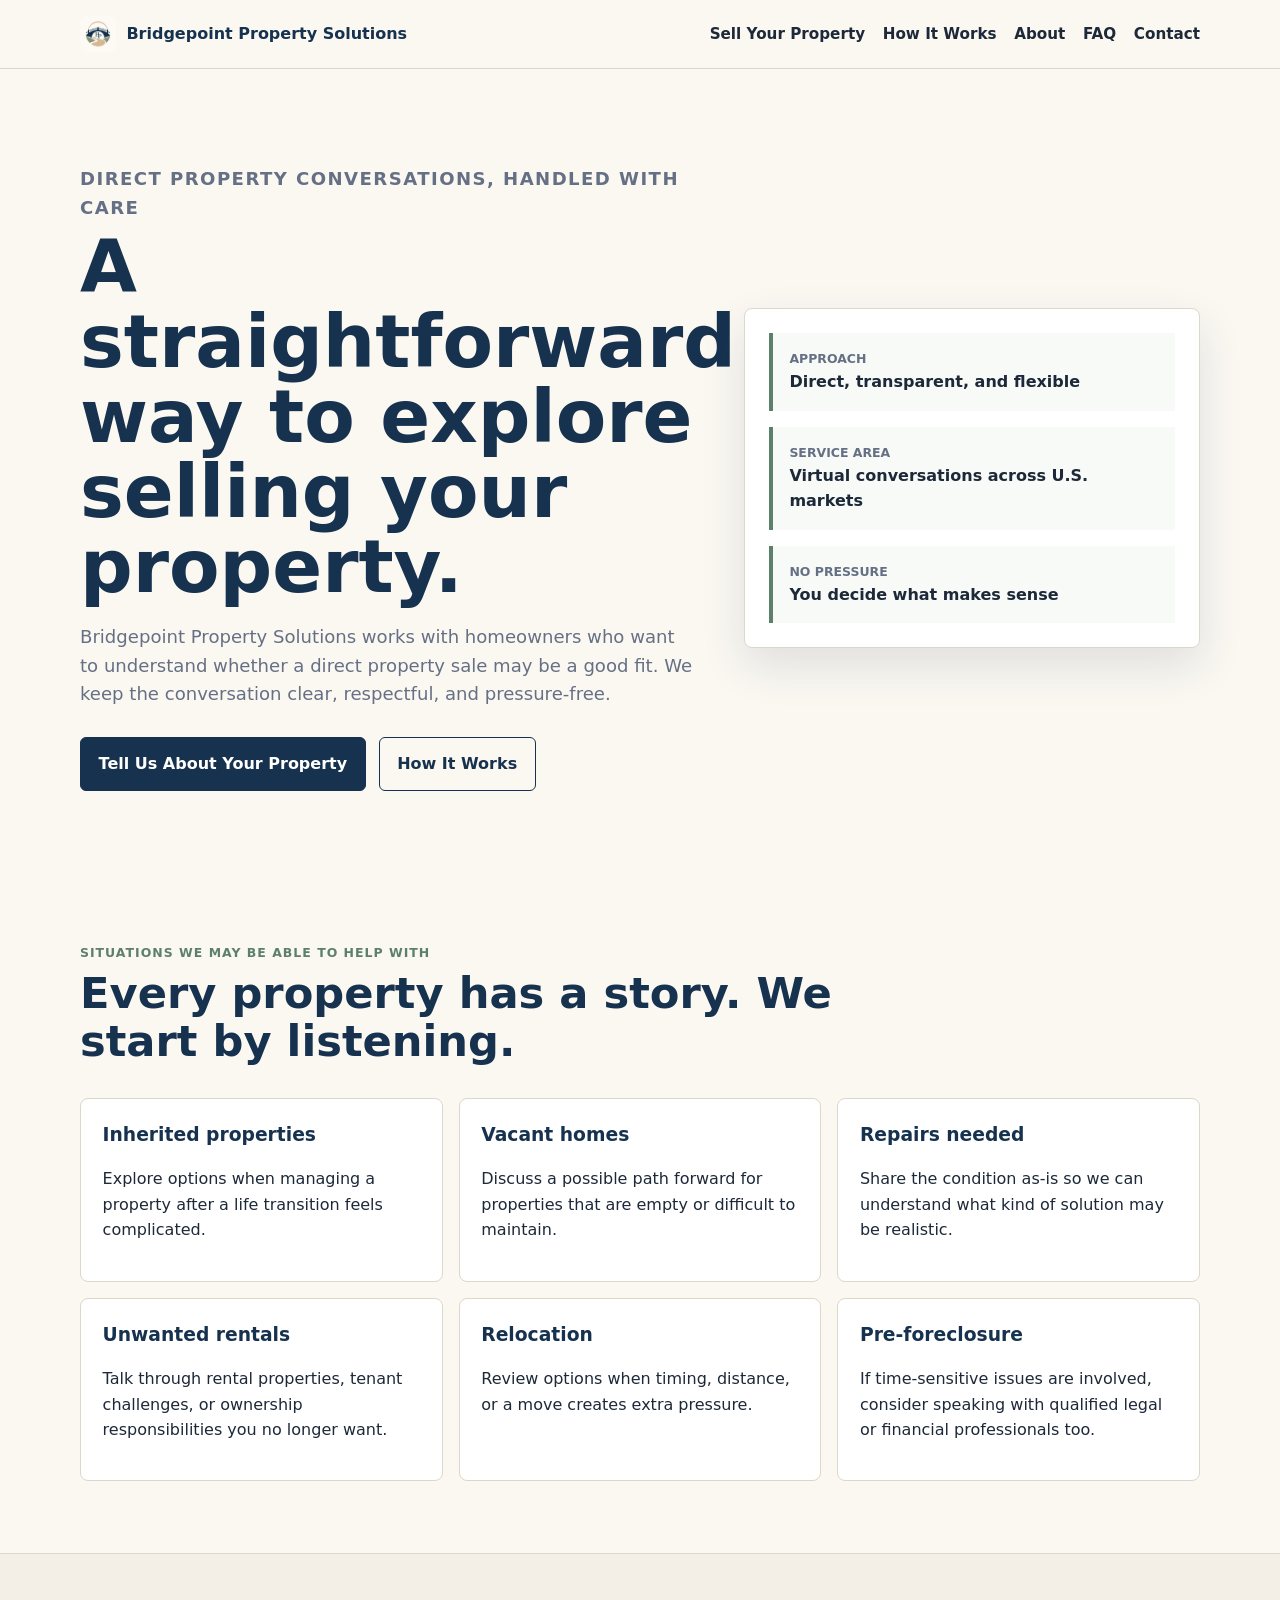
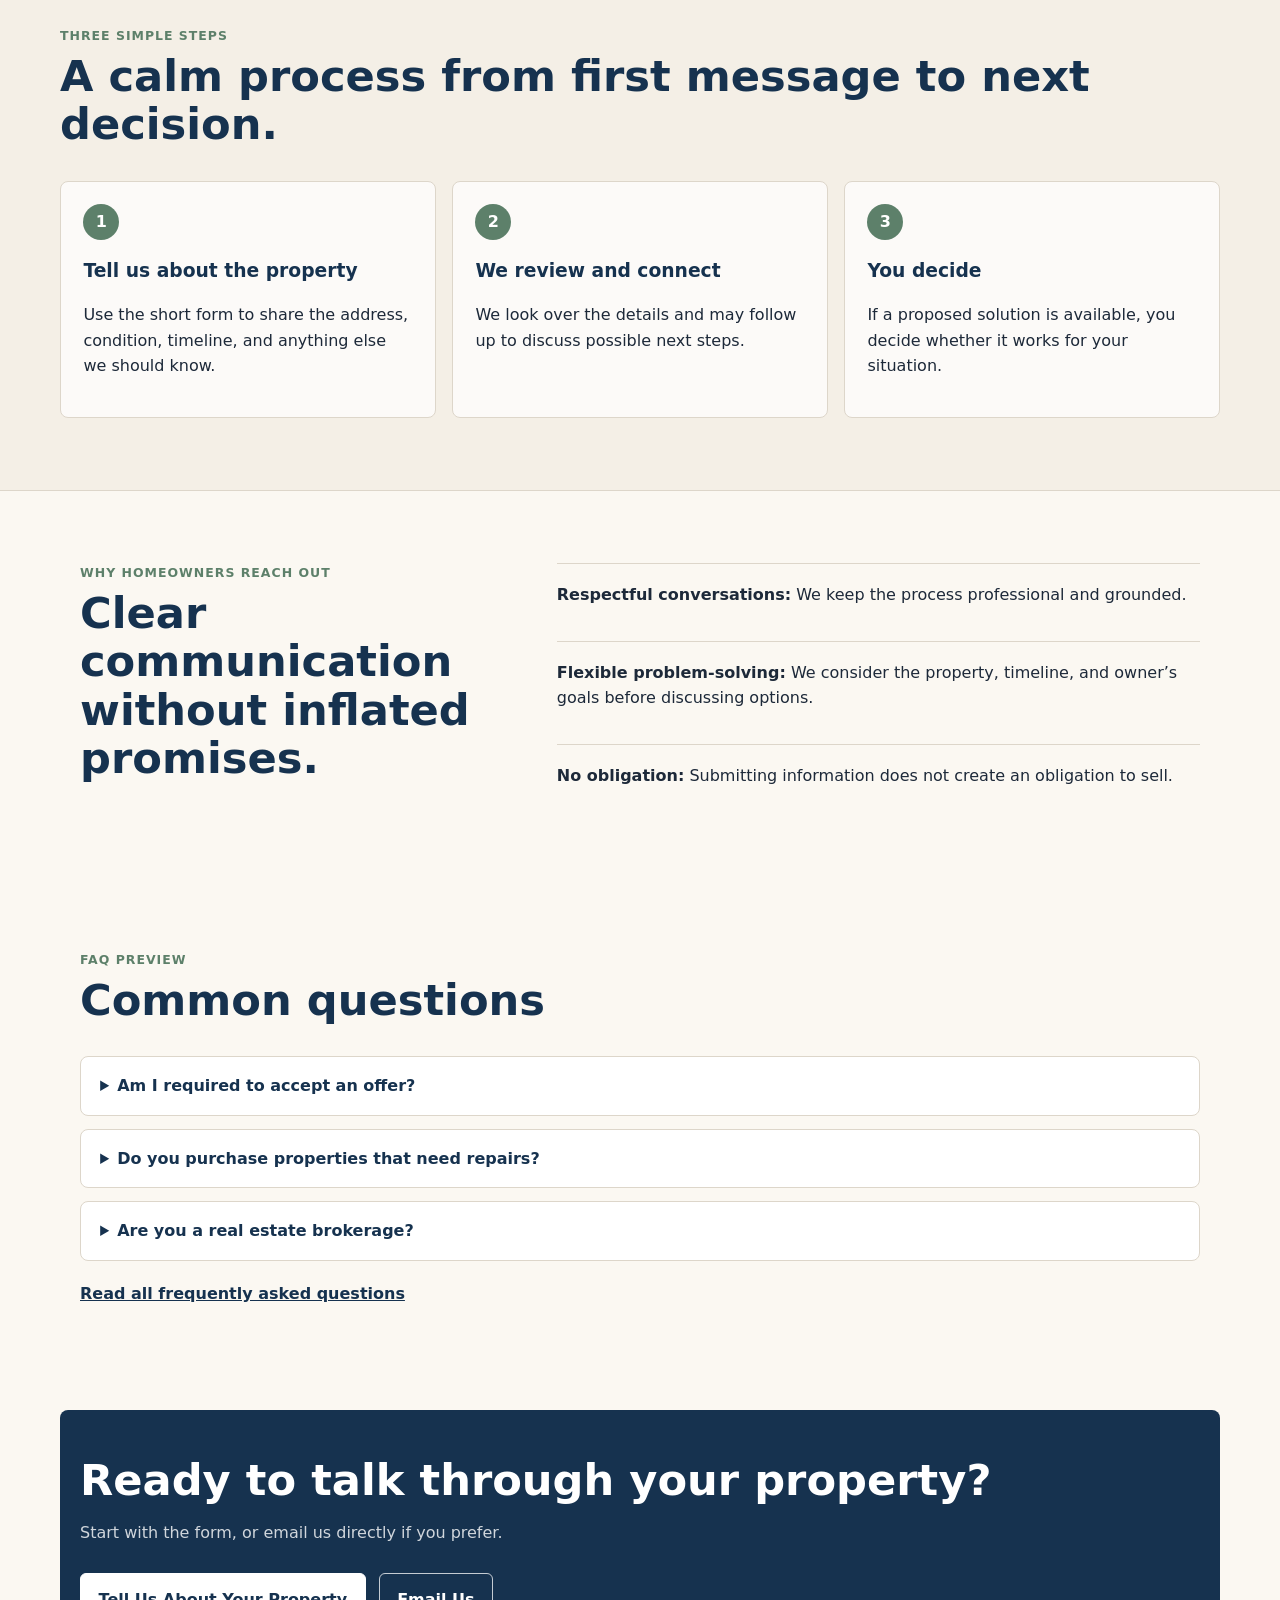
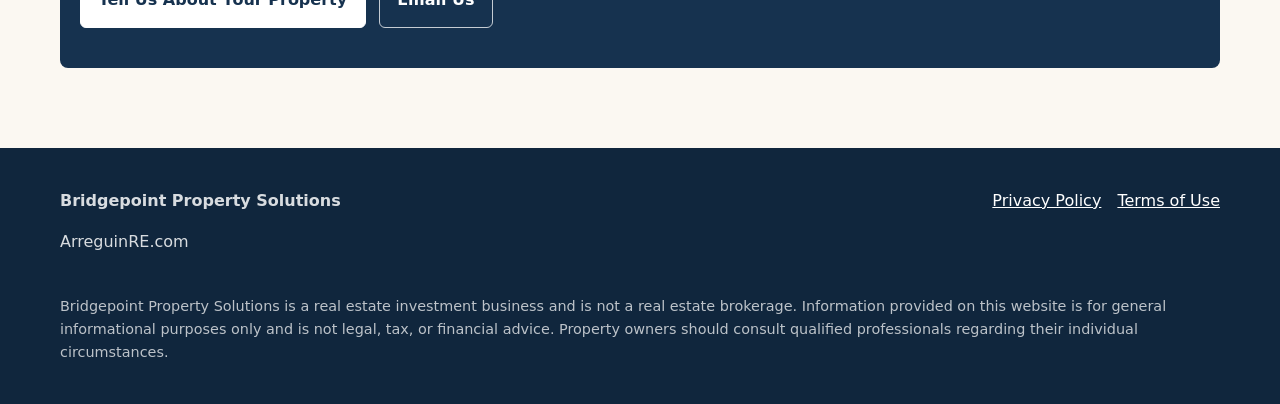
<file: index.html>
<!doctype html>
<html lang="en">
<head>
  <meta charset="utf-8">
  <meta name="viewport" content="width=device-width, initial-scale=1">
  <title>Bridgepoint Property Solutions | Direct Property Sale Options</title>
  <meta name="description" content="Bridgepoint Property Solutions helps homeowners explore respectful, direct property sale options across multiple U.S. markets.">
  <meta property="og:title" content="Bridgepoint Property Solutions">
  <meta property="og:description" content="A straightforward way to explore selling your property directly.">
  <meta property="og:type" content="website">
  <meta property="og:url" content="https://www.arreguinre.com/">
  <link rel="canonical" href="https://www.arreguinre.com/">
  <link rel="icon" href="assets/img/bridgepoint-logo-social.png" type="image/png">
  <link rel="stylesheet" href="assets/css/styles.css">
</head>
<body>
  <a class="skip-link" href="#main">Skip to content</a>
  <header class="site-header">
    <nav class="nav" aria-label="Main navigation">
      <a class="brand" href="index.html" aria-label="Bridgepoint Property Solutions home">
        <img class="brand-mark" src="assets/img/bridgepoint-logo-social.png" alt="" aria-hidden="true">
        <span>Bridgepoint Property Solutions</span>
      </a>
      <button class="menu-toggle" type="button" aria-expanded="false" aria-controls="nav-links">Menu</button>
      <div class="nav-links" id="nav-links">
        <a href="sell-your-property.html">Sell Your Property</a>
        <a href="how-it-works.html">How It Works</a>
        <a href="about.html">About</a>
        <a href="faq.html">FAQ</a>
        <a href="contact.html">Contact</a>
      </div>
    </nav>
  </header>

  <main id="main">
    <section class="hero">
      <div class="hero-content">
        <p class="eyebrow">Direct property conversations, handled with care</p>
        <h1>A straightforward way to explore selling your property.</h1>
        <p>Bridgepoint Property Solutions works with homeowners who want to understand whether a direct property sale may be a good fit. We keep the conversation clear, respectful, and pressure-free.</p>
        <div class="button-row">
          <a class="button primary" href="sell-your-property.html">Tell Us About Your Property</a>
          <a class="button secondary" href="how-it-works.html">How It Works</a>
        </div>
      </div>
      <div class="hero-panel" aria-label="Property sale highlights">
        <div>
          <span class="panel-label">Approach</span>
          <strong>Direct, transparent, and flexible</strong>
        </div>
        <div>
          <span class="panel-label">Service Area</span>
          <strong>Virtual conversations across U.S. markets</strong>
        </div>
        <div>
          <span class="panel-label">No Pressure</span>
          <strong>You decide what makes sense</strong>
        </div>
      </div>
    </section>

    <section class="section">
      <div class="section-heading">
        <p class="eyebrow">Situations we may be able to help with</p>
        <h2>Every property has a story. We start by listening.</h2>
      </div>
      <div class="grid cards">
        <article><h3>Inherited properties</h3><p>Explore options when managing a property after a life transition feels complicated.</p></article>
        <article><h3>Vacant homes</h3><p>Discuss a possible path forward for properties that are empty or difficult to maintain.</p></article>
        <article><h3>Repairs needed</h3><p>Share the condition as-is so we can understand what kind of solution may be realistic.</p></article>
        <article><h3>Unwanted rentals</h3><p>Talk through rental properties, tenant challenges, or ownership responsibilities you no longer want.</p></article>
        <article><h3>Relocation</h3><p>Review options when timing, distance, or a move creates extra pressure.</p></article>
        <article><h3>Pre-foreclosure</h3><p>If time-sensitive issues are involved, consider speaking with qualified legal or financial professionals too.</p></article>
      </div>
    </section>

    <section class="section band">
      <div class="section-heading">
        <p class="eyebrow">Three simple steps</p>
        <h2>A calm process from first message to next decision.</h2>
      </div>
      <div class="steps">
        <article><span>1</span><h3>Tell us about the property</h3><p>Use the short form to share the address, condition, timeline, and anything else we should know.</p></article>
        <article><span>2</span><h3>We review and connect</h3><p>We look over the details and may follow up to discuss possible next steps.</p></article>
        <article><span>3</span><h3>You decide</h3><p>If a proposed solution is available, you decide whether it works for your situation.</p></article>
      </div>
    </section>

    <section class="section split">
      <div>
        <p class="eyebrow">Why homeowners reach out</p>
        <h2>Clear communication without inflated promises.</h2>
      </div>
      <div class="feature-list">
        <p><strong>Respectful conversations:</strong> We keep the process professional and grounded.</p>
        <p><strong>Flexible problem-solving:</strong> We consider the property, timeline, and owner’s goals before discussing options.</p>
        <p><strong>No obligation:</strong> Submitting information does not create an obligation to sell.</p>
      </div>
    </section>

    <section class="section">
      <div class="section-heading">
        <p class="eyebrow">FAQ preview</p>
        <h2>Common questions</h2>
      </div>
      <div class="faq-preview">
        <details>
          <summary>Am I required to accept an offer?</summary>
          <p>No. If a possible solution is discussed, you decide whether it is right for you.</p>
        </details>
        <details>
          <summary>Do you purchase properties that need repairs?</summary>
          <p>We consider properties in a range of conditions. Every situation is reviewed individually.</p>
        </details>
        <details>
          <summary>Are you a real estate brokerage?</summary>
          <p>No. Bridgepoint Property Solutions is a real estate investment business, not a real estate brokerage.</p>
        </details>
      </div>
      <a class="text-link" href="faq.html">Read all frequently asked questions</a>
    </section>

    <section class="cta">
      <h2>Ready to talk through your property?</h2>
      <p>Start with the form, or email us directly if you prefer.</p>
      <div class="button-row">
        <a class="button primary" href="sell-your-property.html">Tell Us About Your Property</a>
        <a class="button secondary" href="mailto:joselyn@arreguinre.com">Email Us</a>
      </div>
    </section>
  </main>

  <footer class="site-footer">
    <div class="footer-grid">
      <div>
        <strong>Bridgepoint Property Solutions</strong>
        <p>ArreguinRE.com</p>
      </div>
      <div>
        <a href="privacy.html">Privacy Policy</a>
        <a href="terms.html">Terms of Use</a>
      </div>
    </div>
    <p class="disclaimer">Bridgepoint Property Solutions is a real estate investment business and is not a real estate brokerage. Information provided on this website is for general informational purposes only and is not legal, tax, or financial advice. Property owners should consult qualified professionals regarding their individual circumstances.</p>
  </footer>
  <script src="assets/js/main.js"></script>
</body>
</html>
</file>
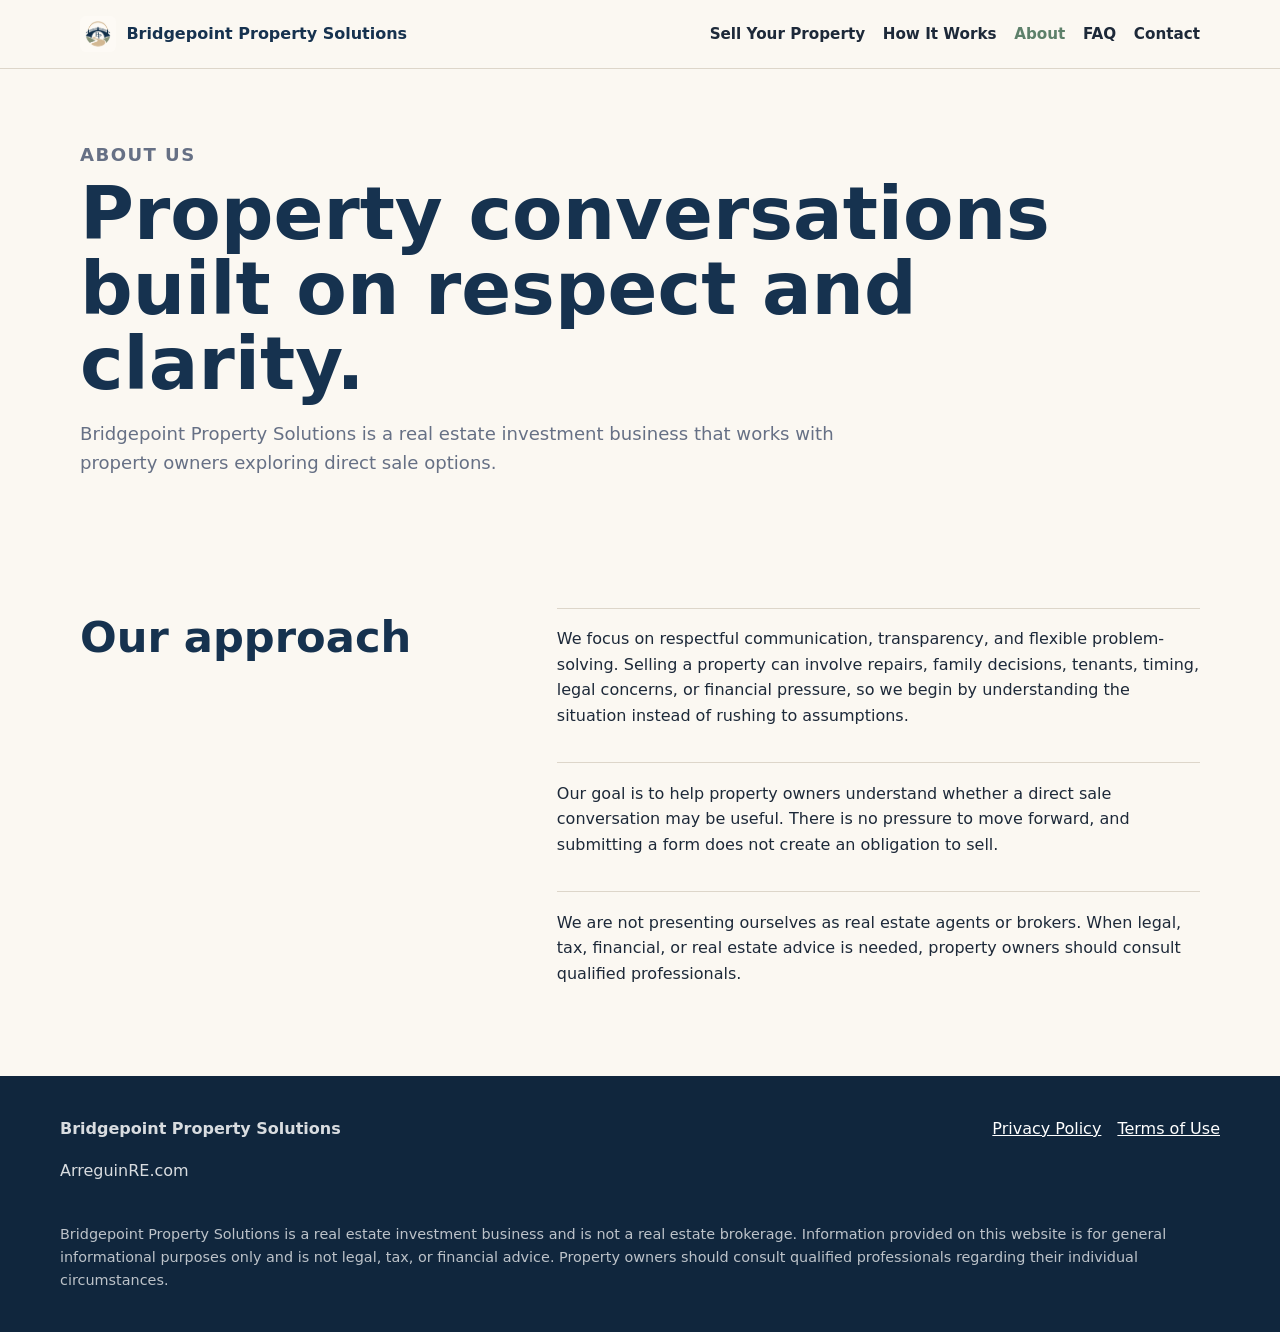
<file: about.html>
<!doctype html>
<html lang="en">
<head>
  <meta charset="utf-8"><meta name="viewport" content="width=device-width, initial-scale=1">
  <title>About | Bridgepoint Property Solutions</title>
  <meta name="description" content="Bridgepoint Property Solutions is a real estate investment business focused on respectful communication and flexible property solutions.">
  <meta property="og:title" content="About Bridgepoint Property Solutions"><meta property="og:description" content="Respectful, transparent property conversations for homeowners."><meta property="og:type" content="website">
  <link rel="icon" href="assets/img/bridgepoint-logo-social.png" type="image/png"><link rel="stylesheet" href="assets/css/styles.css">
</head>
<body>
  <a class="skip-link" href="#main">Skip to content</a>
  <header class="site-header"><nav class="nav" aria-label="Main navigation"><a class="brand" href="index.html"><img class="brand-mark" src="assets/img/bridgepoint-logo-social.png" alt="" aria-hidden="true"><span>Bridgepoint Property Solutions</span></a><button class="menu-toggle" type="button" aria-expanded="false" aria-controls="nav-links">Menu</button><div class="nav-links" id="nav-links"><a href="sell-your-property.html">Sell Your Property</a><a href="how-it-works.html">How It Works</a><a href="about.html" aria-current="page">About</a><a href="faq.html">FAQ</a><a href="contact.html">Contact</a></div></nav></header>
  <main id="main">
    <section class="page-hero"><p class="eyebrow">About us</p><h1>Property conversations built on respect and clarity.</h1><p>Bridgepoint Property Solutions is a real estate investment business that works with property owners exploring direct sale options.</p></section>
    <section class="section split"><div><h2>Our approach</h2></div><div class="feature-list"><p>We focus on respectful communication, transparency, and flexible problem-solving. Selling a property can involve repairs, family decisions, tenants, timing, legal concerns, or financial pressure, so we begin by understanding the situation instead of rushing to assumptions.</p><p>Our goal is to help property owners understand whether a direct sale conversation may be useful. There is no pressure to move forward, and submitting a form does not create an obligation to sell.</p><p>We are not presenting ourselves as real estate agents or brokers. When legal, tax, financial, or real estate advice is needed, property owners should consult qualified professionals.</p></div></section>
  </main>
  <footer class="site-footer"><div class="footer-grid"><div><strong>Bridgepoint Property Solutions</strong><p>ArreguinRE.com</p></div><div><a href="privacy.html">Privacy Policy</a><a href="terms.html">Terms of Use</a></div></div><p class="disclaimer">Bridgepoint Property Solutions is a real estate investment business and is not a real estate brokerage. Information provided on this website is for general informational purposes only and is not legal, tax, or financial advice. Property owners should consult qualified professionals regarding their individual circumstances.</p></footer>
  <script src="assets/js/main.js"></script>
</body>
</html>
</file>
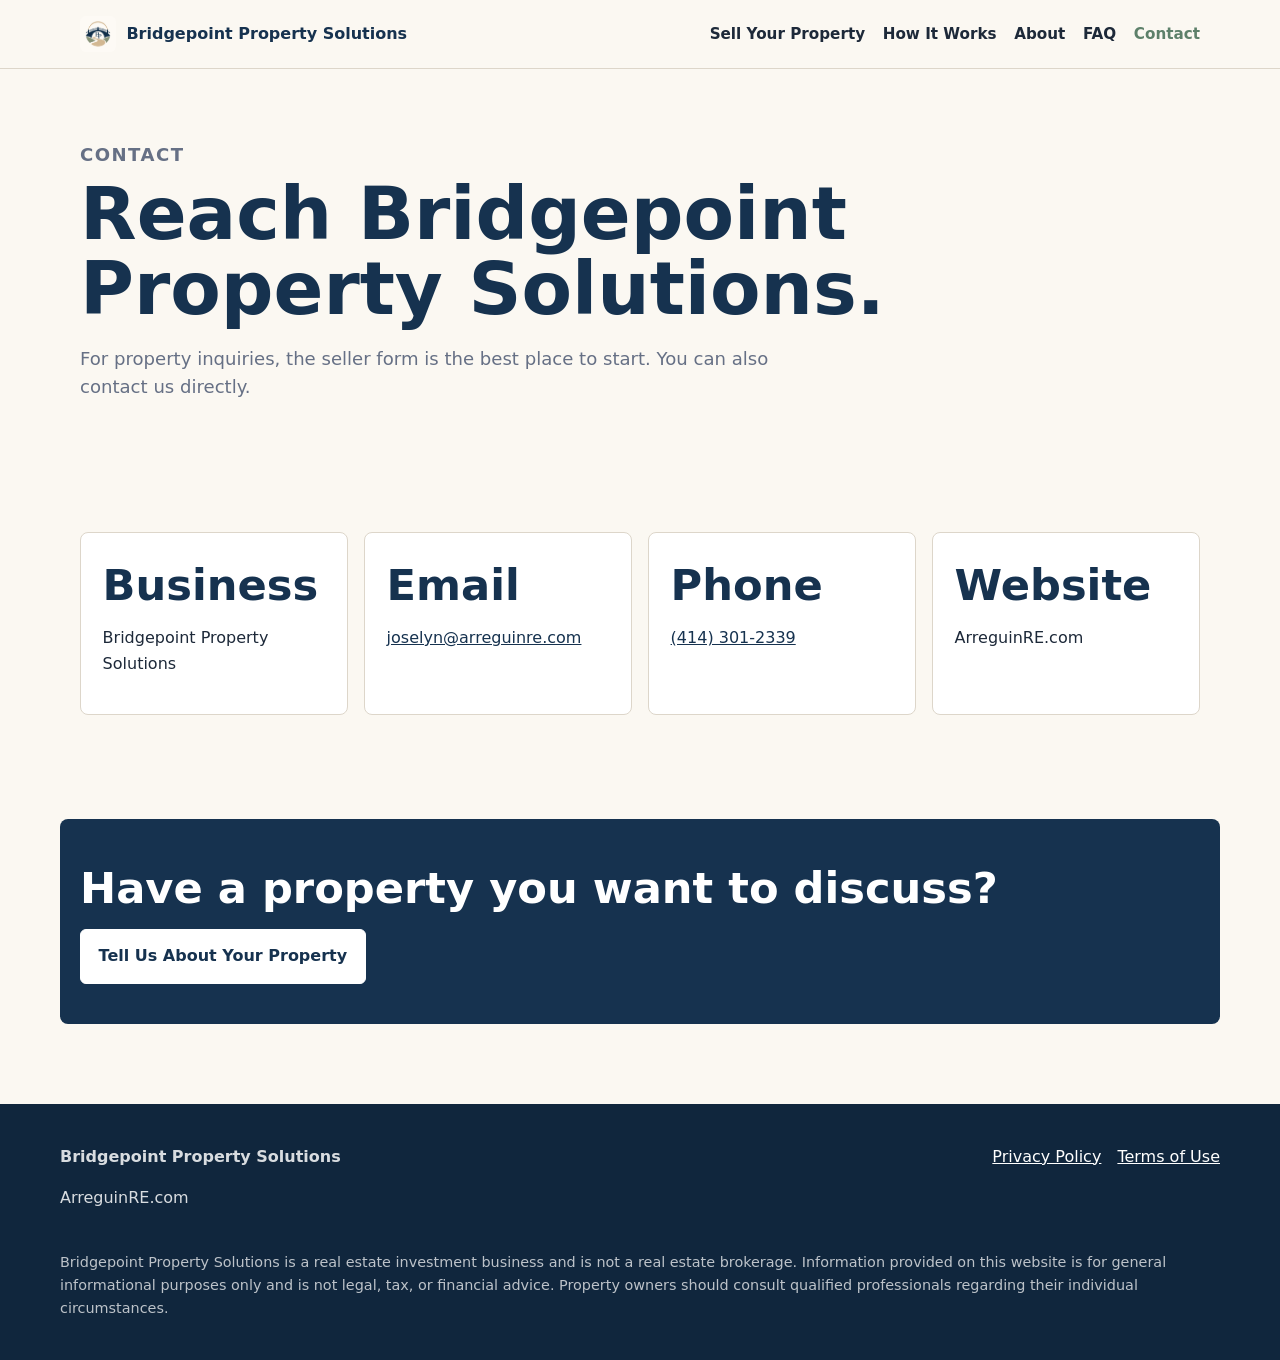
<file: contact.html>
<!doctype html>
<html lang="en">
<head>
  <meta charset="utf-8"><meta name="viewport" content="width=device-width, initial-scale=1">
  <title>Contact | Bridgepoint Property Solutions</title>
  <meta name="description" content="Contact Bridgepoint Property Solutions about a property inquiry or direct sale conversation.">
  <meta property="og:title" content="Contact Bridgepoint Property Solutions"><meta property="og:description" content="Reach Bridgepoint Property Solutions by email or phone placeholder."><meta property="og:type" content="website">
  <link rel="icon" href="assets/img/bridgepoint-logo-social.png" type="image/png"><link rel="stylesheet" href="assets/css/styles.css">
</head>
<body>
  <a class="skip-link" href="#main">Skip to content</a>
  <header class="site-header"><nav class="nav" aria-label="Main navigation"><a class="brand" href="index.html"><img class="brand-mark" src="assets/img/bridgepoint-logo-social.png" alt="" aria-hidden="true"><span>Bridgepoint Property Solutions</span></a><button class="menu-toggle" type="button" aria-expanded="false" aria-controls="nav-links">Menu</button><div class="nav-links" id="nav-links"><a href="sell-your-property.html">Sell Your Property</a><a href="how-it-works.html">How It Works</a><a href="about.html">About</a><a href="faq.html">FAQ</a><a href="contact.html" aria-current="page">Contact</a></div></nav></header>
  <main id="main">
    <section class="page-hero"><p class="eyebrow">Contact</p><h1>Reach Bridgepoint Property Solutions.</h1><p>For property inquiries, the seller form is the best place to start. You can also contact us directly.</p></section>
    <section class="section contact-grid">
      <article><h2>Business</h2><p>Bridgepoint Property Solutions</p></article>
      <article><h2>Email</h2><p><a href="mailto:joselyn@arreguinre.com">joselyn@arreguinre.com</a></p></article>
      <article><h2>Phone</h2><p><a href="tel:+14143012339">(414) 301-2339</a></p></article>
      <article><h2>Website</h2><p>ArreguinRE.com</p></article>
    </section>
    <section class="cta"><h2>Have a property you want to discuss?</h2><a class="button primary" href="sell-your-property.html">Tell Us About Your Property</a></section>
  </main>
  <footer class="site-footer"><div class="footer-grid"><div><strong>Bridgepoint Property Solutions</strong><p>ArreguinRE.com</p></div><div><a href="privacy.html">Privacy Policy</a><a href="terms.html">Terms of Use</a></div></div><p class="disclaimer">Bridgepoint Property Solutions is a real estate investment business and is not a real estate brokerage. Information provided on this website is for general informational purposes only and is not legal, tax, or financial advice. Property owners should consult qualified professionals regarding their individual circumstances.</p></footer>
  <script src="assets/js/main.js"></script>
</body>
</html>
</file>
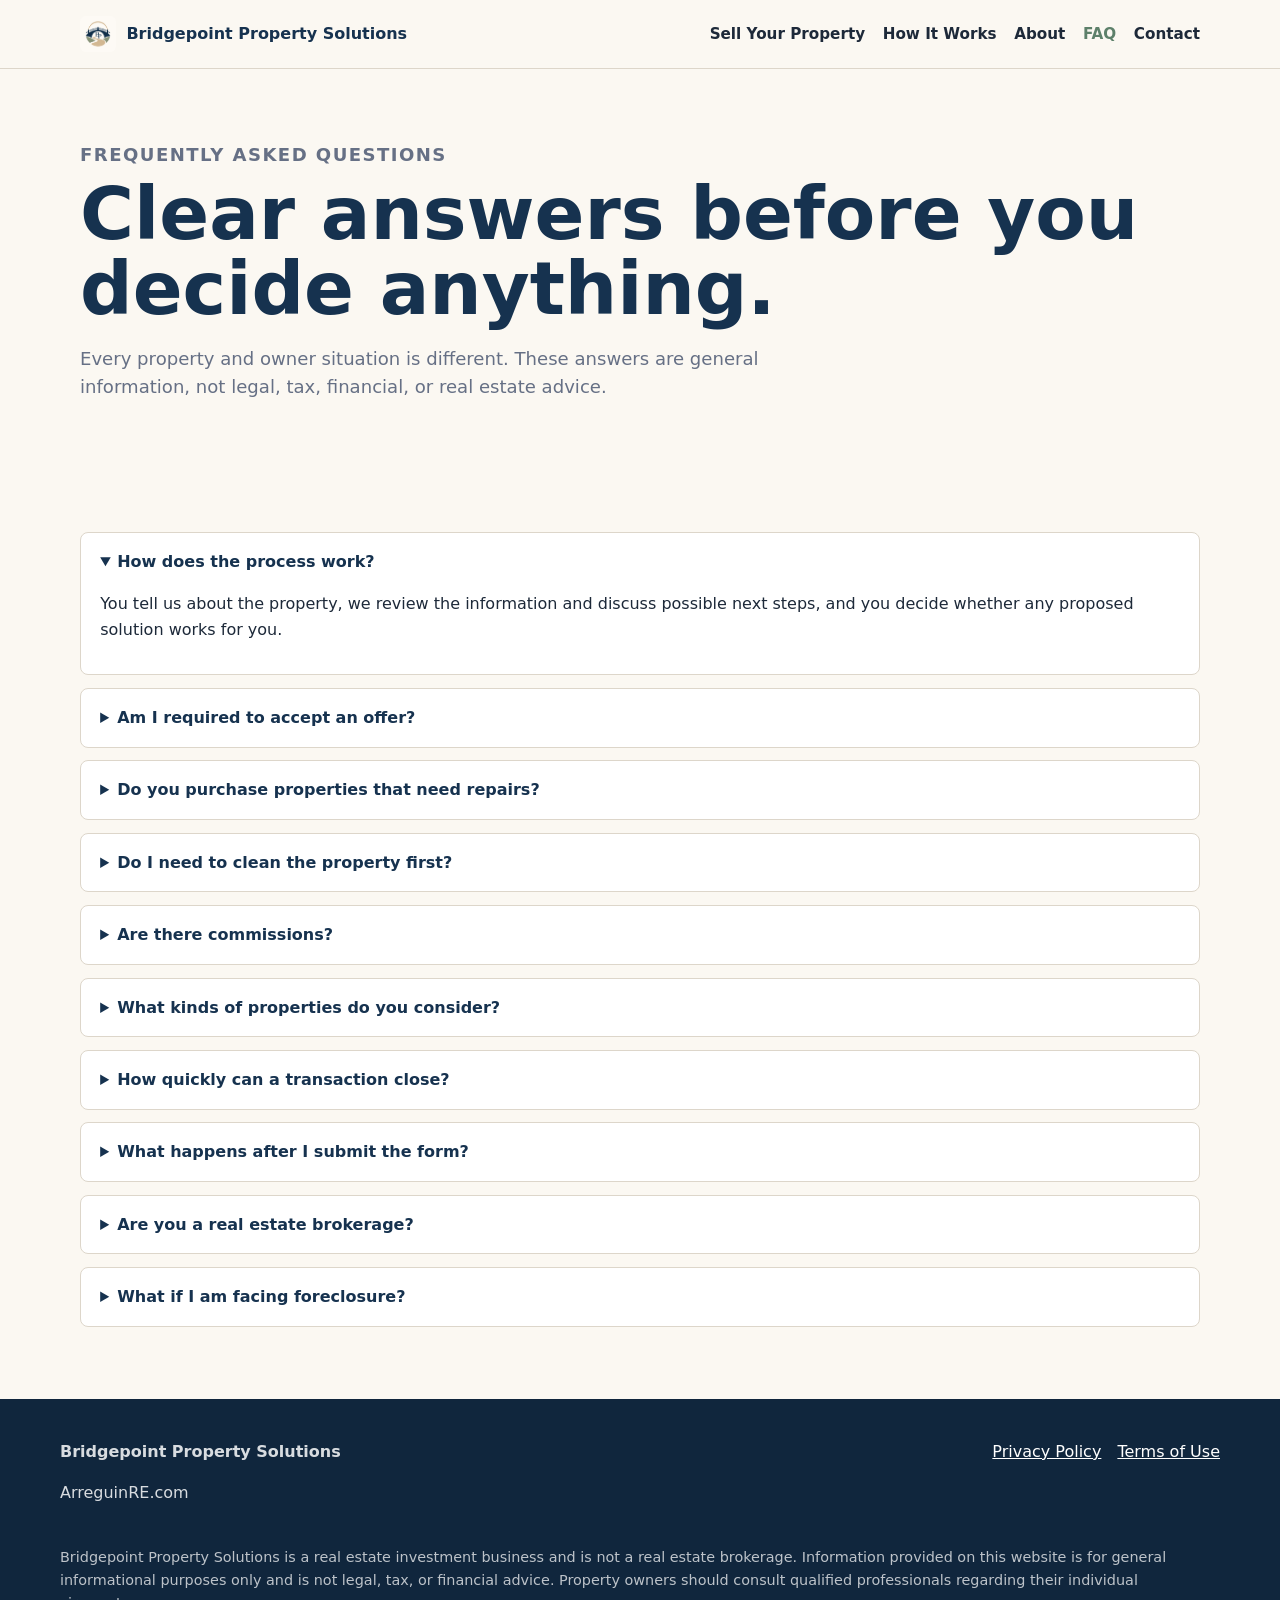
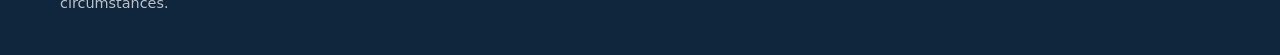
<file: faq.html>
<!doctype html>
<html lang="en">
<head>
  <meta charset="utf-8"><meta name="viewport" content="width=device-width, initial-scale=1">
  <title>Frequently Asked Questions | Bridgepoint Property Solutions</title>
  <meta name="description" content="Answers to common questions about Bridgepoint Property Solutions, direct property sales, repairs, commissions, timelines, and foreclosure situations.">
  <meta property="og:title" content="FAQ | Bridgepoint Property Solutions"><meta property="og:description" content="Common questions from property owners considering direct sale options."><meta property="og:type" content="website">
  <link rel="icon" href="assets/img/bridgepoint-logo-social.png" type="image/png"><link rel="stylesheet" href="assets/css/styles.css">
</head>
<body>
  <a class="skip-link" href="#main">Skip to content</a>
  <header class="site-header"><nav class="nav" aria-label="Main navigation"><a class="brand" href="index.html"><img class="brand-mark" src="assets/img/bridgepoint-logo-social.png" alt="" aria-hidden="true"><span>Bridgepoint Property Solutions</span></a><button class="menu-toggle" type="button" aria-expanded="false" aria-controls="nav-links">Menu</button><div class="nav-links" id="nav-links"><a href="sell-your-property.html">Sell Your Property</a><a href="how-it-works.html">How It Works</a><a href="about.html">About</a><a href="faq.html" aria-current="page">FAQ</a><a href="contact.html">Contact</a></div></nav></header>
  <main id="main">
    <section class="page-hero"><p class="eyebrow">Frequently asked questions</p><h1>Clear answers before you decide anything.</h1><p>Every property and owner situation is different. These answers are general information, not legal, tax, financial, or real estate advice.</p></section>
    <section class="section faq-list">
      <details open><summary>How does the process work?</summary><p>You tell us about the property, we review the information and discuss possible next steps, and you decide whether any proposed solution works for you.</p></details>
      <details><summary>Am I required to accept an offer?</summary><p>No. You are not required to accept any proposal, and submitting the form does not create an obligation to sell.</p></details>
      <details><summary>Do you purchase properties that need repairs?</summary><p>We consider properties in many conditions, including properties needing repairs. Each situation is reviewed individually.</p></details>
      <details><summary>Do I need to clean the property first?</summary><p>Usually, the current condition can be discussed as part of the review. Please share what you know in the inquiry form.</p></details>
      <details><summary>Are there commissions?</summary><p>Bridgepoint Property Solutions is not a real estate brokerage and does not charge a brokerage commission. Transaction terms vary, so review any proposed agreement carefully.</p></details>
      <details><summary>What kinds of properties do you consider?</summary><p>We may consider single-family homes, multifamily properties, condos, townhomes, land, rentals, vacant properties, and other real estate depending on the market and situation.</p></details>
      <details><summary>How quickly can a transaction close?</summary><p>Timing depends on the property, title, parties involved, documentation, and other circumstances. No closing date is guaranteed.</p></details>
      <details><summary>What happens after I submit the form?</summary><p>We review the property details and may contact you to ask follow-up questions or discuss possible next steps.</p></details>
      <details><summary>Are you a real estate brokerage?</summary><p>No. Bridgepoint Property Solutions is a real estate investment business and is not a real estate brokerage.</p></details>
      <details><summary>What if I am facing foreclosure?</summary><p>Foreclosure situations can be time-sensitive and legally complex. You may wish to consult qualified legal, tax, financial, housing, or real estate professionals about your individual circumstances.</p></details>
    </section>
  </main>
  <footer class="site-footer"><div class="footer-grid"><div><strong>Bridgepoint Property Solutions</strong><p>ArreguinRE.com</p></div><div><a href="privacy.html">Privacy Policy</a><a href="terms.html">Terms of Use</a></div></div><p class="disclaimer">Bridgepoint Property Solutions is a real estate investment business and is not a real estate brokerage. Information provided on this website is for general informational purposes only and is not legal, tax, or financial advice. Property owners should consult qualified professionals regarding their individual circumstances.</p></footer>
  <script src="assets/js/main.js"></script>
</body>
</html>
</file>
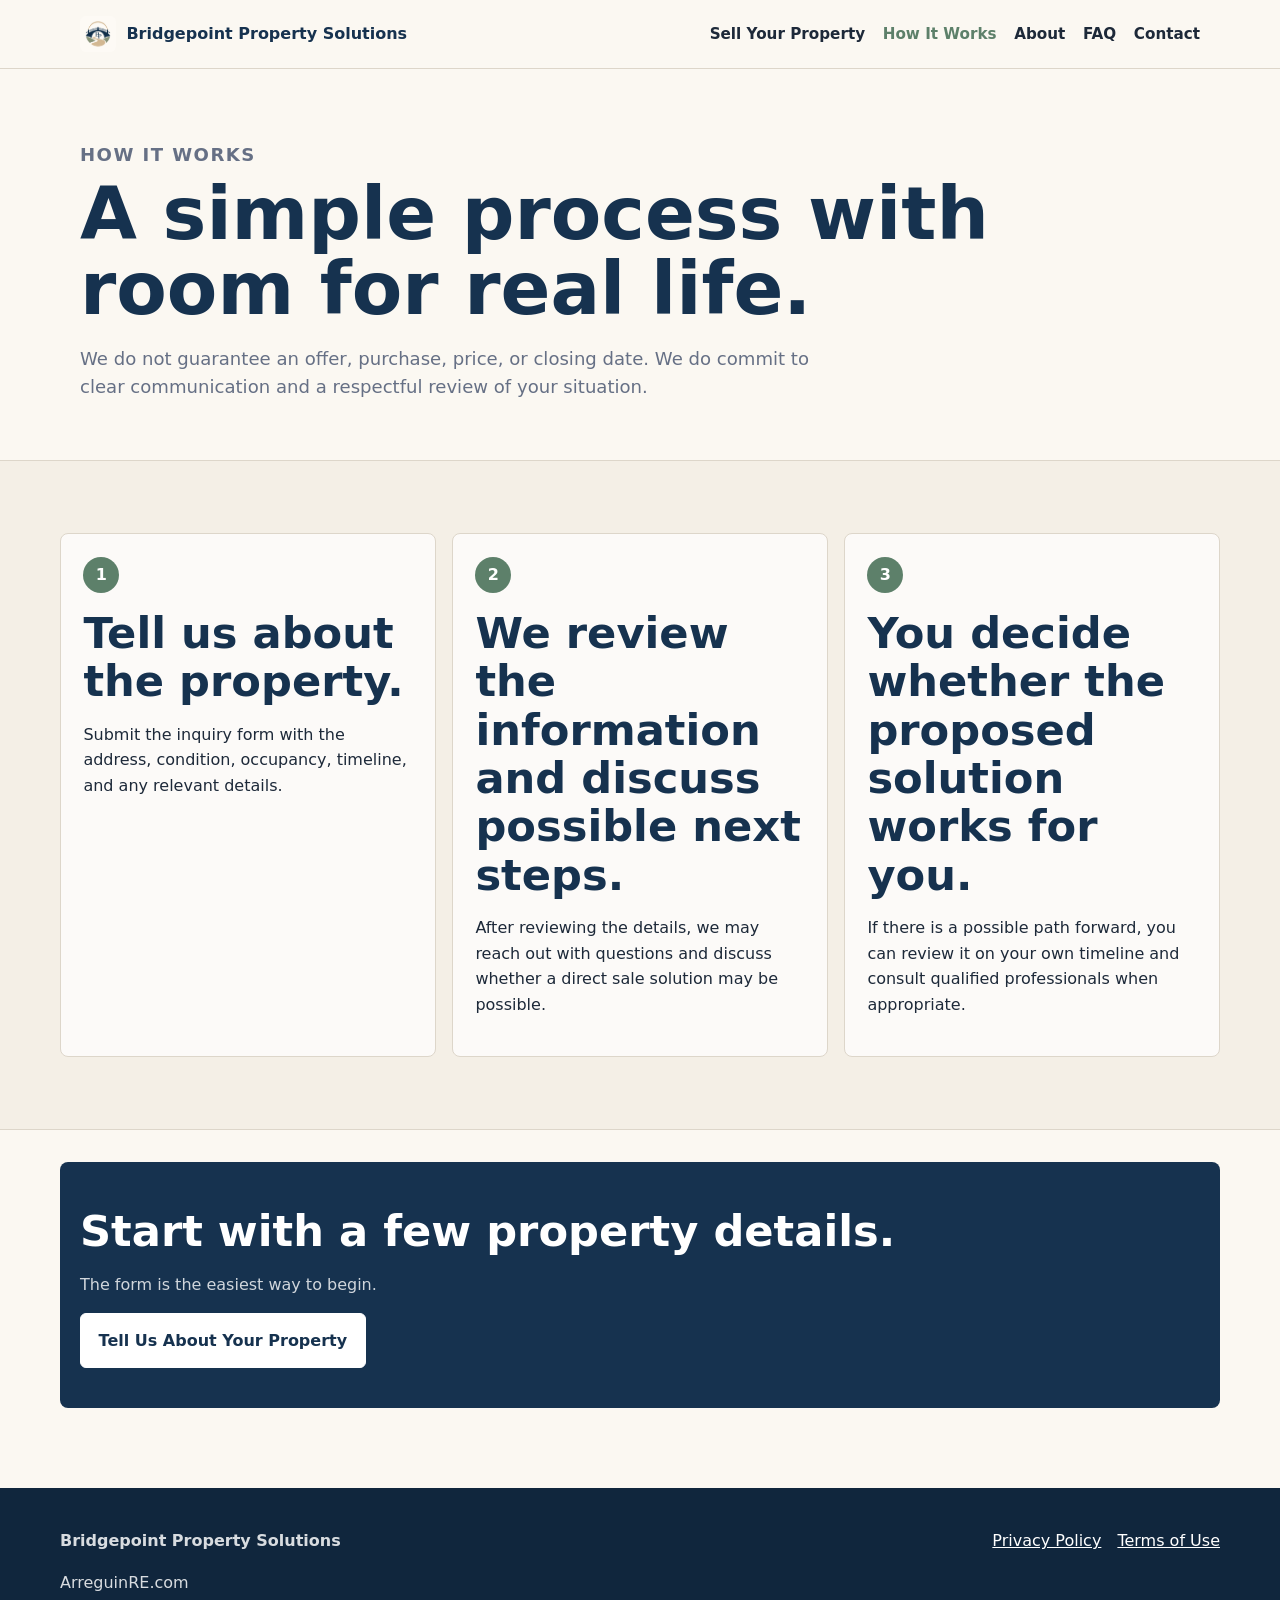
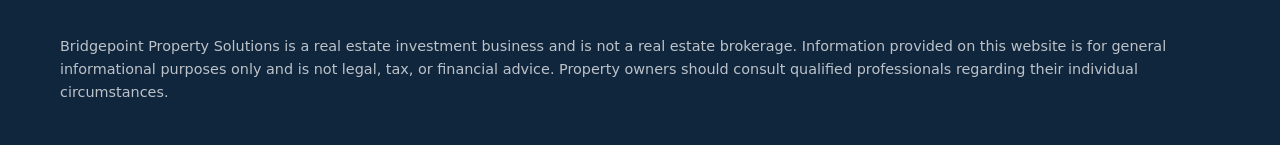
<file: how-it-works.html>
<!doctype html>
<html lang="en">
<head>
  <meta charset="utf-8"><meta name="viewport" content="width=device-width, initial-scale=1">
  <title>How It Works | Bridgepoint Property Solutions</title>
  <meta name="description" content="Learn the simple, no-pressure Bridgepoint Property Solutions process for reviewing direct property sale options.">
  <meta property="og:title" content="How It Works | Bridgepoint Property Solutions"><meta property="og:description" content="A simple three-step process for property owners."><meta property="og:type" content="website">
  <link rel="icon" href="assets/img/bridgepoint-logo-social.png" type="image/png"><link rel="stylesheet" href="assets/css/styles.css">
</head>
<body>
  <a class="skip-link" href="#main">Skip to content</a>
  <header class="site-header"><nav class="nav" aria-label="Main navigation"><a class="brand" href="index.html"><img class="brand-mark" src="assets/img/bridgepoint-logo-social.png" alt="" aria-hidden="true"><span>Bridgepoint Property Solutions</span></a><button class="menu-toggle" type="button" aria-expanded="false" aria-controls="nav-links">Menu</button><div class="nav-links" id="nav-links"><a href="sell-your-property.html">Sell Your Property</a><a href="how-it-works.html" aria-current="page">How It Works</a><a href="about.html">About</a><a href="faq.html">FAQ</a><a href="contact.html">Contact</a></div></nav></header>
  <main id="main">
    <section class="page-hero"><p class="eyebrow">How it works</p><h1>A simple process with room for real life.</h1><p>We do not guarantee an offer, purchase, price, or closing date. We do commit to clear communication and a respectful review of your situation.</p></section>
    <section class="section band"><div class="steps large"><article><span>1</span><h2>Tell us about the property.</h2><p>Submit the inquiry form with the address, condition, occupancy, timeline, and any relevant details.</p></article><article><span>2</span><h2>We review the information and discuss possible next steps.</h2><p>After reviewing the details, we may reach out with questions and discuss whether a direct sale solution may be possible.</p></article><article><span>3</span><h2>You decide whether the proposed solution works for you.</h2><p>If there is a possible path forward, you can review it on your own timeline and consult qualified professionals when appropriate.</p></article></div></section>
    <section class="cta"><h2>Start with a few property details.</h2><p>The form is the easiest way to begin.</p><a class="button primary" href="sell-your-property.html">Tell Us About Your Property</a></section>
  </main>
  <footer class="site-footer"><div class="footer-grid"><div><strong>Bridgepoint Property Solutions</strong><p>ArreguinRE.com</p></div><div><a href="privacy.html">Privacy Policy</a><a href="terms.html">Terms of Use</a></div></div><p class="disclaimer">Bridgepoint Property Solutions is a real estate investment business and is not a real estate brokerage. Information provided on this website is for general informational purposes only and is not legal, tax, or financial advice. Property owners should consult qualified professionals regarding their individual circumstances.</p></footer>
  <script src="assets/js/main.js"></script>
</body>
</html>
</file>
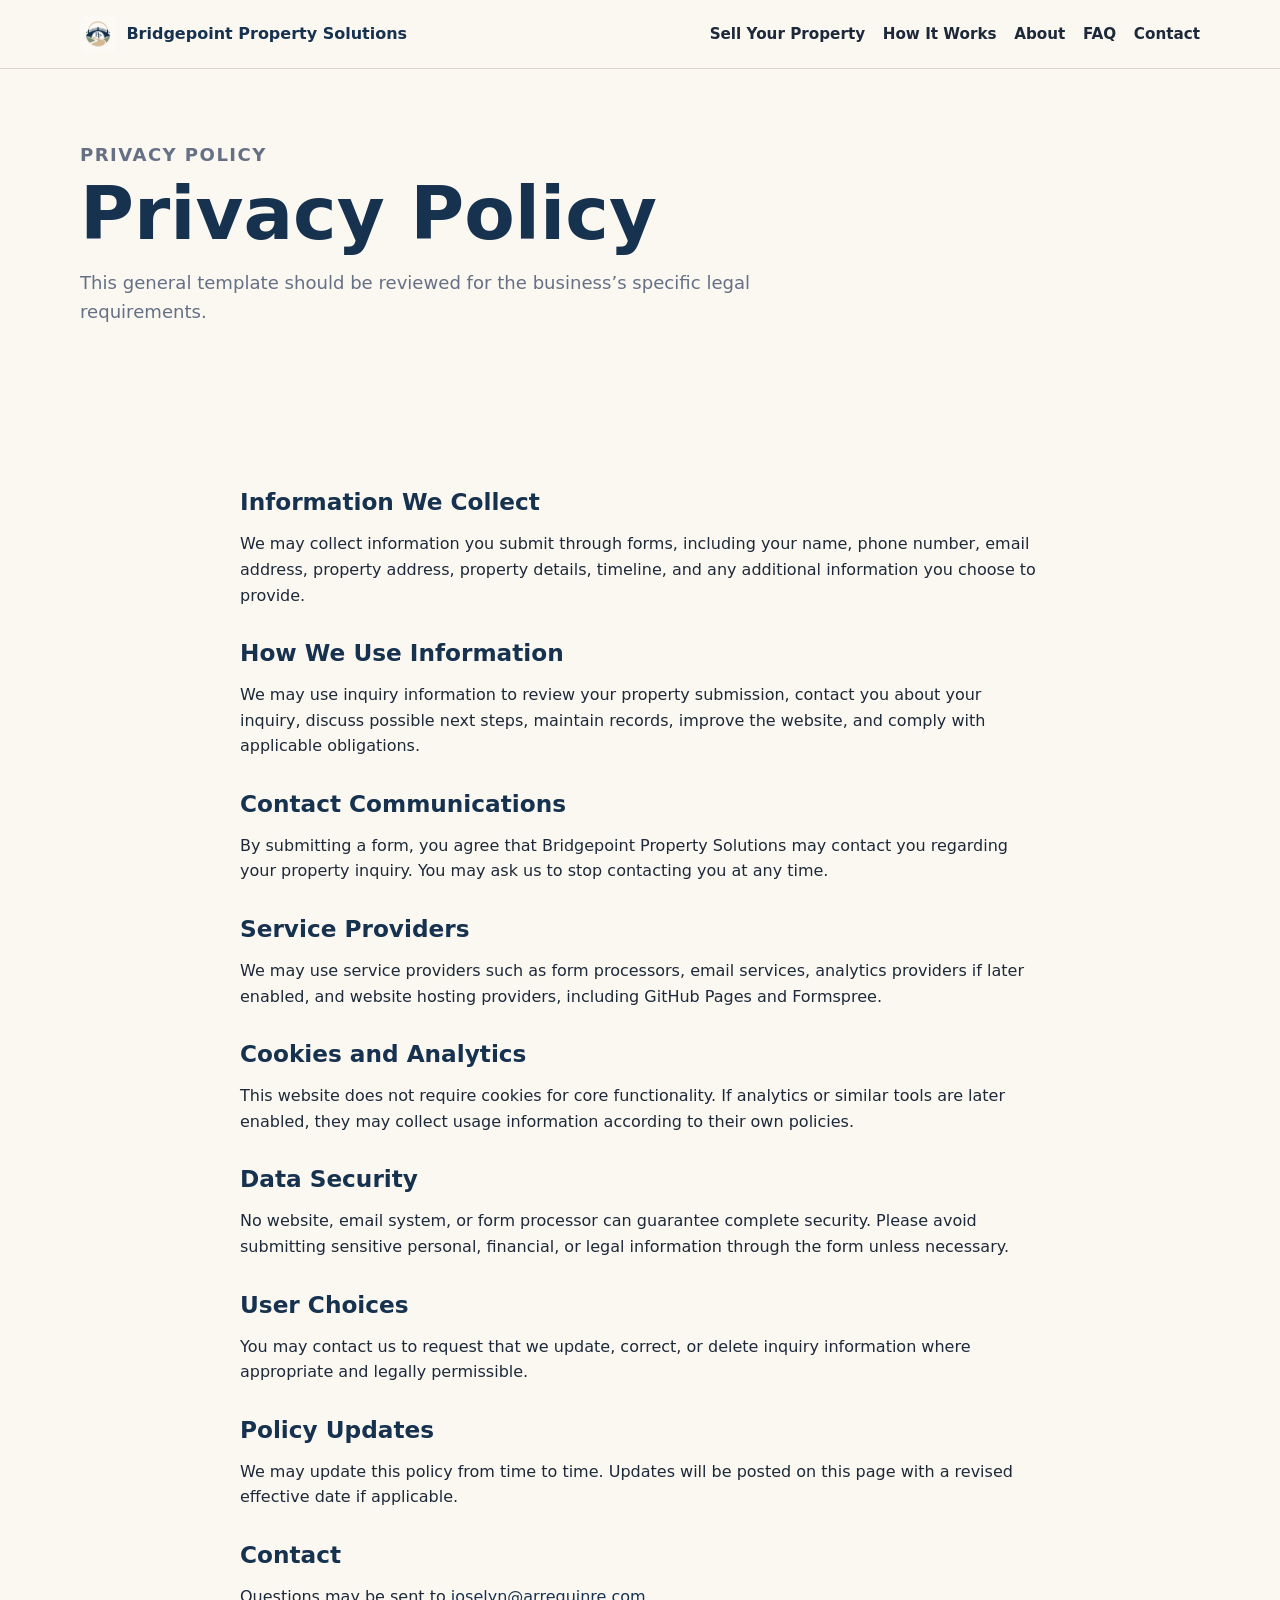
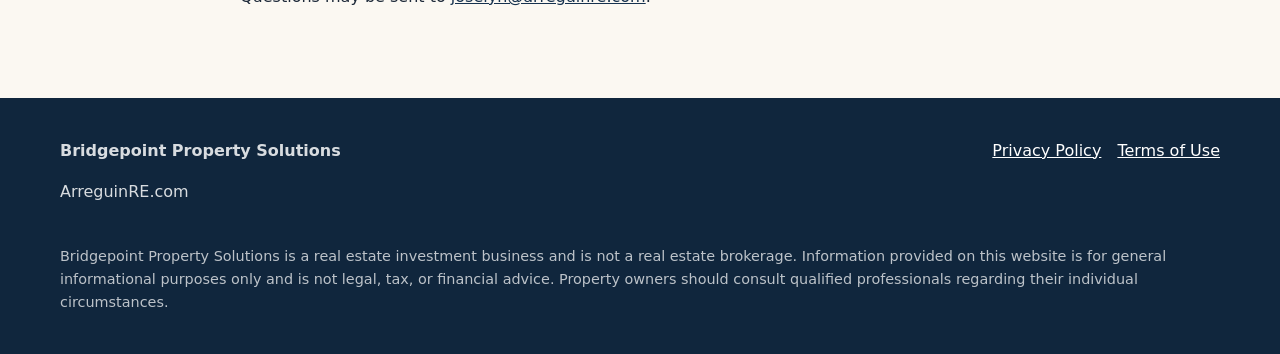
<file: privacy.html>
<!doctype html>
<html lang="en">
<head>
  <meta charset="utf-8"><meta name="viewport" content="width=device-width, initial-scale=1">
  <title>Privacy Policy | Bridgepoint Property Solutions</title>
  <meta name="description" content="Privacy policy for Bridgepoint Property Solutions and property inquiry information submitted through ArreguinRE.com.">
  <link rel="icon" href="assets/img/bridgepoint-logo-social.png" type="image/png"><link rel="stylesheet" href="assets/css/styles.css">
</head>
<body>
  <a class="skip-link" href="#main">Skip to content</a>
  <header class="site-header"><nav class="nav" aria-label="Main navigation"><a class="brand" href="index.html"><img class="brand-mark" src="assets/img/bridgepoint-logo-social.png" alt="" aria-hidden="true"><span>Bridgepoint Property Solutions</span></a><button class="menu-toggle" type="button" aria-expanded="false" aria-controls="nav-links">Menu</button><div class="nav-links" id="nav-links"><a href="sell-your-property.html">Sell Your Property</a><a href="how-it-works.html">How It Works</a><a href="about.html">About</a><a href="faq.html">FAQ</a><a href="contact.html">Contact</a></div></nav></header>
  <main id="main" class="legal">
    <section class="page-hero"><p class="eyebrow">Privacy Policy</p><h1>Privacy Policy</h1><p>This general template should be reviewed for the business’s specific legal requirements.</p></section>
    <section class="section legal-copy">
      <h2>Information We Collect</h2><p>We may collect information you submit through forms, including your name, phone number, email address, property address, property details, timeline, and any additional information you choose to provide.</p>
      <h2>How We Use Information</h2><p>We may use inquiry information to review your property submission, contact you about your inquiry, discuss possible next steps, maintain records, improve the website, and comply with applicable obligations.</p>
      <h2>Contact Communications</h2><p>By submitting a form, you agree that Bridgepoint Property Solutions may contact you regarding your property inquiry. You may ask us to stop contacting you at any time.</p>
      <h2>Service Providers</h2><p>We may use service providers such as form processors, email services, analytics providers if later enabled, and website hosting providers, including GitHub Pages and Formspree.</p>
      <h2>Cookies and Analytics</h2><p>This website does not require cookies for core functionality. If analytics or similar tools are later enabled, they may collect usage information according to their own policies.</p>
      <h2>Data Security</h2><p>No website, email system, or form processor can guarantee complete security. Please avoid submitting sensitive personal, financial, or legal information through the form unless necessary.</p>
      <h2>User Choices</h2><p>You may contact us to request that we update, correct, or delete inquiry information where appropriate and legally permissible.</p>
      <h2>Policy Updates</h2><p>We may update this policy from time to time. Updates will be posted on this page with a revised effective date if applicable.</p>
      <h2>Contact</h2><p>Questions may be sent to <a href="mailto:joselyn@arreguinre.com">joselyn@arreguinre.com</a>.</p>
    </section>
  </main>
  <footer class="site-footer"><div class="footer-grid"><div><strong>Bridgepoint Property Solutions</strong><p>ArreguinRE.com</p></div><div><a href="privacy.html">Privacy Policy</a><a href="terms.html">Terms of Use</a></div></div><p class="disclaimer">Bridgepoint Property Solutions is a real estate investment business and is not a real estate brokerage. Information provided on this website is for general informational purposes only and is not legal, tax, or financial advice. Property owners should consult qualified professionals regarding their individual circumstances.</p></footer>
  <script src="assets/js/main.js"></script>
</body>
</html>
</file>
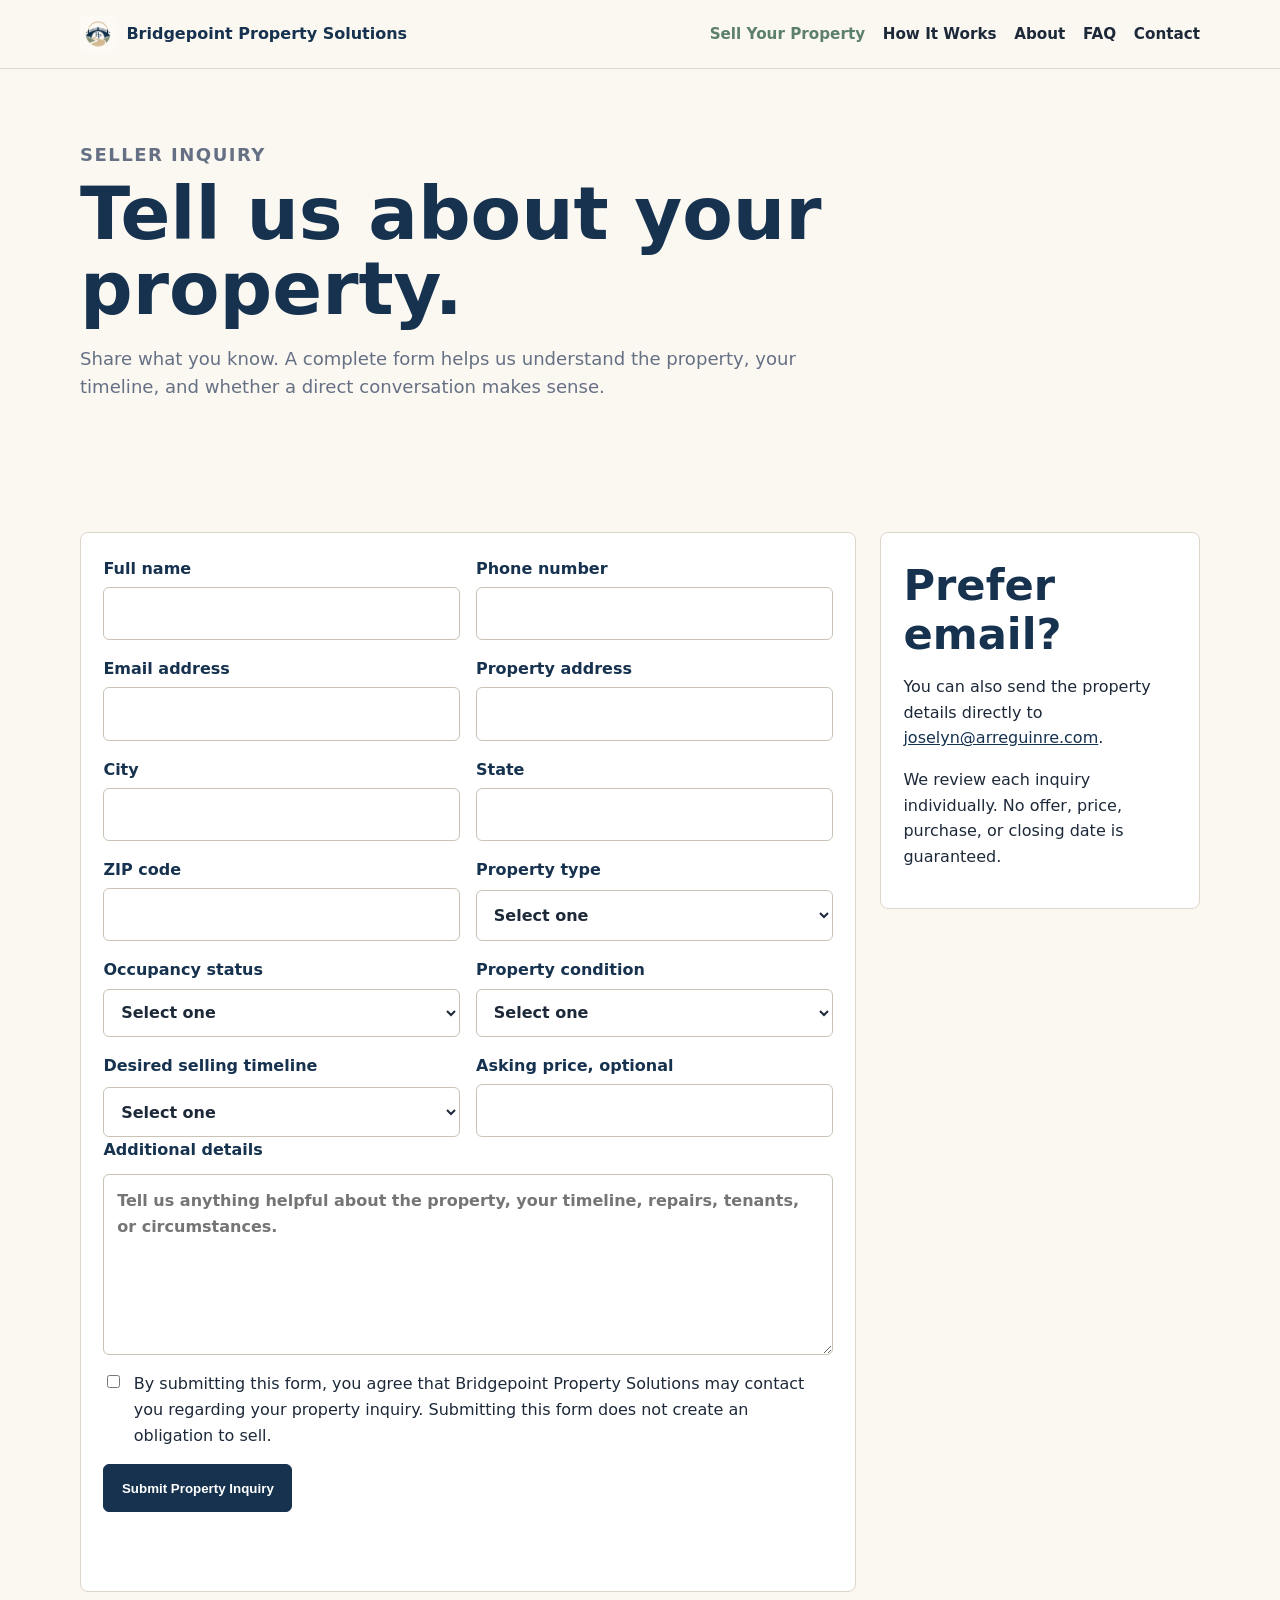
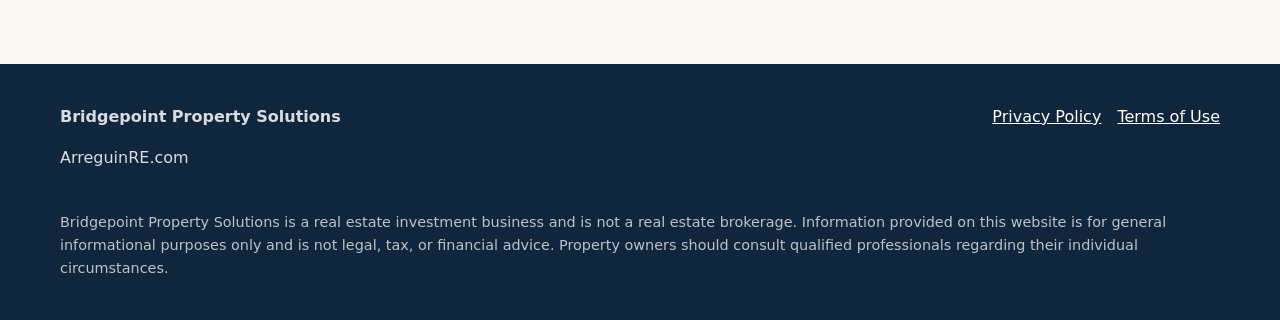
<file: sell-your-property.html>
<!doctype html>
<html lang="en">
<head>
  <meta charset="utf-8">
  <meta name="viewport" content="width=device-width, initial-scale=1">
  <title>Sell Your Property | Bridgepoint Property Solutions</title>
  <meta name="description" content="Tell Bridgepoint Property Solutions about your property and explore whether a direct sale may fit your situation.">
  <meta property="og:title" content="Sell Your Property | Bridgepoint Property Solutions">
  <meta property="og:description" content="Share your property details for a respectful, no-obligation conversation.">
  <meta property="og:type" content="website">
  <meta property="og:url" content="https://www.arreguinre.com/sell-your-property.html">
  <link rel="canonical" href="https://www.arreguinre.com/sell-your-property.html">
  <link rel="icon" href="assets/img/bridgepoint-logo-social.png" type="image/png">
  <link rel="stylesheet" href="assets/css/styles.css">
</head>
<body>
  <a class="skip-link" href="#main">Skip to content</a>
  <header class="site-header">
    <nav class="nav" aria-label="Main navigation">
      <a class="brand" href="index.html"><img class="brand-mark" src="assets/img/bridgepoint-logo-social.png" alt="" aria-hidden="true"><span>Bridgepoint Property Solutions</span></a>
      <button class="menu-toggle" type="button" aria-expanded="false" aria-controls="nav-links">Menu</button>
      <div class="nav-links" id="nav-links">
        <a href="sell-your-property.html" aria-current="page">Sell Your Property</a>
        <a href="how-it-works.html">How It Works</a>
        <a href="about.html">About</a>
        <a href="faq.html">FAQ</a>
        <a href="contact.html">Contact</a>
      </div>
    </nav>
  </header>
  <main id="main">
    <section class="page-hero">
      <p class="eyebrow">Seller inquiry</p>
      <h1>Tell us about your property.</h1>
      <p>Share what you know. A complete form helps us understand the property, your timeline, and whether a direct conversation makes sense.</p>
    </section>

    <section class="section form-section">
      <form class="lead-form" id="seller-form" action="https://formspree.io/f/mdaqbrzz" method="POST">
        <div class="form-grid">
          <label>Full name <input name="full_name" autocomplete="name" required></label>
          <label>Phone number <input name="phone" type="tel" autocomplete="tel" required></label>
          <label>Email address <input name="email" type="email" autocomplete="email" required></label>
          <label>Property address <input name="property_address" autocomplete="street-address" required></label>
          <label>City <input name="city" autocomplete="address-level2" required></label>
          <label>State <input name="state" autocomplete="address-level1" maxlength="30" required></label>
          <label>ZIP code <input name="zip" autocomplete="postal-code" inputmode="numeric" required></label>
          <label>Property type
            <select name="property_type" required>
              <option value="">Select one</option>
              <option>Single-family home</option>
              <option>Condo or townhouse</option>
              <option>Multifamily property</option>
              <option>Land</option>
              <option>Commercial property</option>
              <option>Other</option>
            </select>
          </label>
          <label>Occupancy status
            <select name="occupancy_status" required>
              <option value="">Select one</option>
              <option>Owner occupied</option>
              <option>Tenant occupied</option>
              <option>Vacant</option>
              <option>Unknown</option>
            </select>
          </label>
          <label>Property condition
            <select name="property_condition" required>
              <option value="">Select one</option>
              <option>Move-in ready</option>
              <option>Needs light repairs</option>
              <option>Needs major repairs</option>
              <option>Fire, water, or structural concerns</option>
              <option>Unsure</option>
            </select>
          </label>
          <label>Desired selling timeline
            <select name="timeline" required>
              <option value="">Select one</option>
              <option>As soon as practical</option>
              <option>Within 30 days</option>
              <option>1 to 3 months</option>
              <option>More than 3 months</option>
              <option>Just exploring options</option>
            </select>
          </label>
          <label>Asking price, optional <input name="asking_price" inputmode="decimal"></label>
        </div>
        <label>Additional details
          <textarea name="additional_details" rows="6" placeholder="Tell us anything helpful about the property, your timeline, repairs, tenants, or circumstances."></textarea>
        </label>
        <label class="checkbox">
          <input type="checkbox" name="consent" required>
          <span>By submitting this form, you agree that Bridgepoint Property Solutions may contact you regarding your property inquiry. Submitting this form does not create an obligation to sell.</span>
        </label>
        <input type="hidden" name="_subject" value="New property inquiry from ArreguinRE.com">
        <button class="button primary" type="submit">Submit Property Inquiry</button>
        <p class="form-status" id="form-status" role="status" aria-live="polite"></p>
      </form>
      <aside class="contact-aside">
        <h2>Prefer email?</h2>
        <p>You can also send the property details directly to <a href="mailto:joselyn@arreguinre.com">joselyn@arreguinre.com</a>.</p>
        <p>We review each inquiry individually. No offer, price, purchase, or closing date is guaranteed.</p>
      </aside>
    </section>
  </main>
  <footer class="site-footer">
    <div class="footer-grid"><div><strong>Bridgepoint Property Solutions</strong><p>ArreguinRE.com</p></div><div><a href="privacy.html">Privacy Policy</a><a href="terms.html">Terms of Use</a></div></div>
    <p class="disclaimer">Bridgepoint Property Solutions is a real estate investment business and is not a real estate brokerage. Information provided on this website is for general informational purposes only and is not legal, tax, or financial advice. Property owners should consult qualified professionals regarding their individual circumstances.</p>
  </footer>
  <script src="assets/js/main.js"></script>
</body>
</html>
</file>
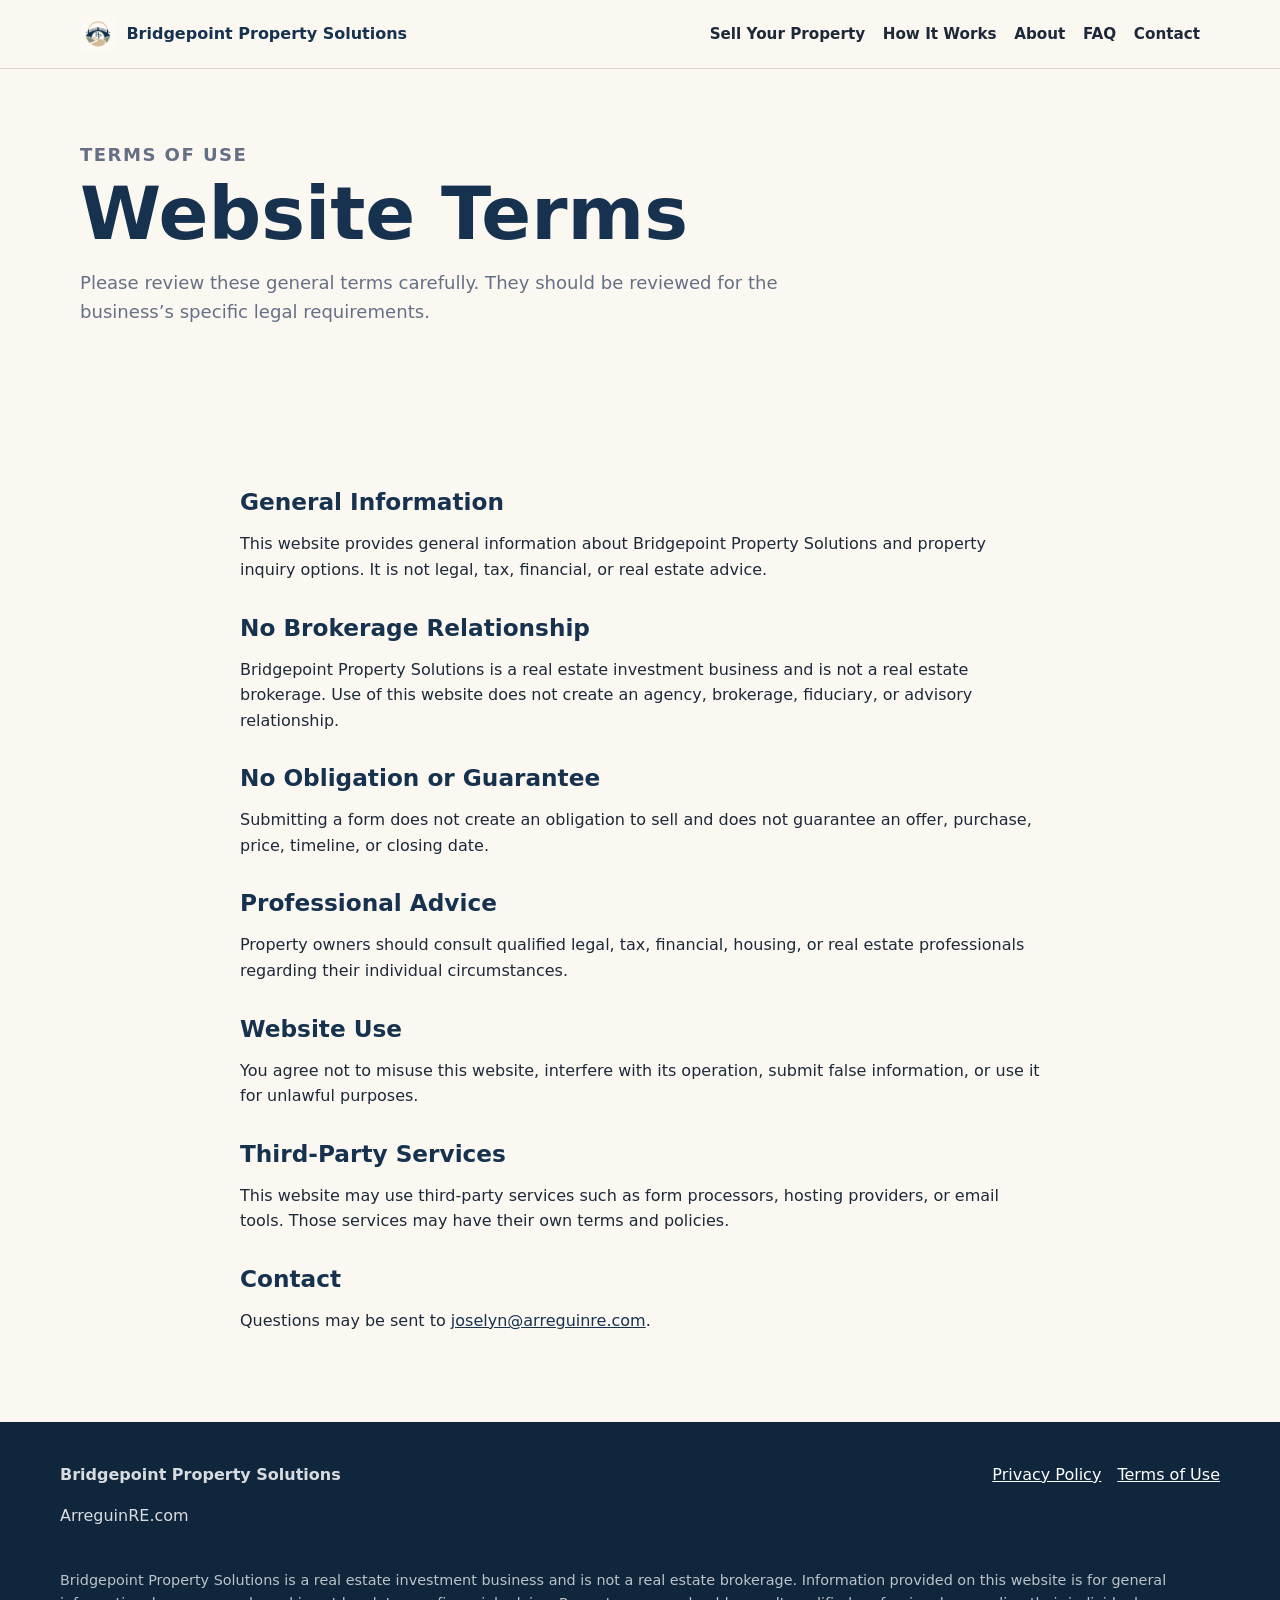
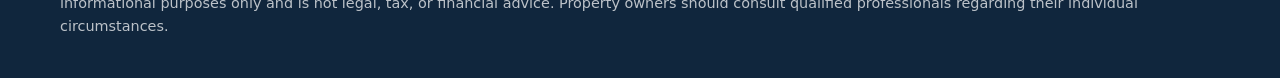
<file: terms.html>
<!doctype html>
<html lang="en">
<head>
  <meta charset="utf-8"><meta name="viewport" content="width=device-width, initial-scale=1">
  <title>Terms of Use | Bridgepoint Property Solutions</title>
  <meta name="description" content="Terms of use for the Bridgepoint Property Solutions website.">
  <link rel="icon" href="assets/img/bridgepoint-logo-social.png" type="image/png"><link rel="stylesheet" href="assets/css/styles.css">
</head>
<body>
  <a class="skip-link" href="#main">Skip to content</a>
  <header class="site-header"><nav class="nav" aria-label="Main navigation"><a class="brand" href="index.html"><img class="brand-mark" src="assets/img/bridgepoint-logo-social.png" alt="" aria-hidden="true"><span>Bridgepoint Property Solutions</span></a><button class="menu-toggle" type="button" aria-expanded="false" aria-controls="nav-links">Menu</button><div class="nav-links" id="nav-links"><a href="sell-your-property.html">Sell Your Property</a><a href="how-it-works.html">How It Works</a><a href="about.html">About</a><a href="faq.html">FAQ</a><a href="contact.html">Contact</a></div></nav></header>
  <main id="main" class="legal">
    <section class="page-hero"><p class="eyebrow">Terms of Use</p><h1>Website Terms</h1><p>Please review these general terms carefully. They should be reviewed for the business’s specific legal requirements.</p></section>
    <section class="section legal-copy">
      <h2>General Information</h2><p>This website provides general information about Bridgepoint Property Solutions and property inquiry options. It is not legal, tax, financial, or real estate advice.</p>
      <h2>No Brokerage Relationship</h2><p>Bridgepoint Property Solutions is a real estate investment business and is not a real estate brokerage. Use of this website does not create an agency, brokerage, fiduciary, or advisory relationship.</p>
      <h2>No Obligation or Guarantee</h2><p>Submitting a form does not create an obligation to sell and does not guarantee an offer, purchase, price, timeline, or closing date.</p>
      <h2>Professional Advice</h2><p>Property owners should consult qualified legal, tax, financial, housing, or real estate professionals regarding their individual circumstances.</p>
      <h2>Website Use</h2><p>You agree not to misuse this website, interfere with its operation, submit false information, or use it for unlawful purposes.</p>
      <h2>Third-Party Services</h2><p>This website may use third-party services such as form processors, hosting providers, or email tools. Those services may have their own terms and policies.</p>
      <h2>Contact</h2><p>Questions may be sent to <a href="mailto:joselyn@arreguinre.com">joselyn@arreguinre.com</a>.</p>
    </section>
  </main>
  <footer class="site-footer"><div class="footer-grid"><div><strong>Bridgepoint Property Solutions</strong><p>ArreguinRE.com</p></div><div><a href="privacy.html">Privacy Policy</a><a href="terms.html">Terms of Use</a></div></div><p class="disclaimer">Bridgepoint Property Solutions is a real estate investment business and is not a real estate brokerage. Information provided on this website is for general informational purposes only and is not legal, tax, or financial advice. Property owners should consult qualified professionals regarding their individual circumstances.</p></footer>
  <script src="assets/js/main.js"></script>
</body>
</html>
</file>
<file: assets/css/styles.css>
:root {
  --navy: #16324f;
  --ink: #1d2939;
  --muted: #667085;
  --beige: #f4efe6;
  --warm: #fbf8f2;
  --green: #5d806a;
  --line: #ddd6ca;
  --white: #ffffff;
  --shadow: 0 18px 45px rgba(22, 50, 79, 0.12);
}

* { box-sizing: border-box; }
html { scroll-behavior: smooth; }
body {
  margin: 0;
  font-family: system-ui, -apple-system, BlinkMacSystemFont, "Segoe UI", sans-serif;
  color: var(--ink);
  background: var(--warm);
  line-height: 1.6;
}
a { color: var(--navy); }
img { max-width: 100%; height: auto; }
.skip-link {
  position: absolute;
  left: 1rem;
  top: -4rem;
  z-index: 10;
  background: var(--navy);
  color: var(--white);
  padding: .75rem 1rem;
}
.skip-link:focus { top: 1rem; }
.site-header {
  position: sticky;
  top: 0;
  z-index: 5;
  background: rgba(251, 248, 242, .95);
  border-bottom: 1px solid var(--line);
  backdrop-filter: blur(12px);
}
.nav {
  max-width: 1160px;
  margin: 0 auto;
  padding: 1rem 1.25rem;
  display: flex;
  align-items: center;
  justify-content: space-between;
  gap: 1rem;
}
.brand {
  display: inline-flex;
  align-items: center;
  gap: .65rem;
  font-weight: 760;
  text-decoration: none;
  color: var(--navy);
}
.brand-mark {
  width: 2.25rem;
  height: 2.25rem;
  border-radius: 6px;
  display: grid;
  place-items: center;
  background: var(--navy);
  color: var(--white);
}
.nav-links {
  display: flex;
  align-items: center;
  gap: 1.1rem;
}
.nav-links a {
  text-decoration: none;
  color: var(--ink);
  font-weight: 650;
  font-size: .95rem;
}
.nav-links a:hover, .nav-links a[aria-current="page"] { color: var(--green); }
.menu-toggle { display: none; }
.hero {
  max-width: 1160px;
  margin: 0 auto;
  padding: 6rem 1.25rem 5rem;
  display: grid;
  grid-template-columns: minmax(0, 1.15fr) minmax(280px, .85fr);
  gap: 3rem;
  align-items: center;
}
.hero h1, .page-hero h1 {
  margin: .4rem 0 1rem;
  color: var(--navy);
  font-size: clamp(2.4rem, 6vw, 4.6rem);
  line-height: 1.02;
  letter-spacing: 0;
}
.hero p, .page-hero p { font-size: 1.13rem; color: var(--muted); max-width: 66ch; }
.eyebrow {
  margin: 0;
  text-transform: uppercase;
  letter-spacing: .08em;
  color: var(--green);
  font-size: .78rem;
  font-weight: 800;
}
.button-row { display: flex; flex-wrap: wrap; gap: .8rem; margin-top: 1.7rem; }
.button {
  display: inline-flex;
  align-items: center;
  justify-content: center;
  min-height: 48px;
  padding: .85rem 1.1rem;
  border-radius: 6px;
  border: 1px solid var(--navy);
  text-decoration: none;
  font-weight: 760;
  cursor: pointer;
}
.button.primary { background: var(--navy); color: var(--white); }
.button.secondary { background: transparent; color: var(--navy); }
.button:hover { transform: translateY(-1px); }
.hero-panel {
  background: var(--white);
  border: 1px solid var(--line);
  border-radius: 8px;
  box-shadow: var(--shadow);
  padding: 1.5rem;
  display: grid;
  gap: 1rem;
}
.hero-panel div {
  padding: 1rem;
  border-left: 4px solid var(--green);
  background: #f8faf7;
}
.panel-label {
  display: block;
  color: var(--muted);
  font-size: .78rem;
  text-transform: uppercase;
  font-weight: 800;
}
.section { max-width: 1160px; margin: 0 auto; padding: 4.5rem 1.25rem; }
.section-heading { max-width: 760px; margin-bottom: 2rem; }
h2 { color: var(--navy); font-size: clamp(1.8rem, 4vw, 2.7rem); line-height: 1.12; margin: .35rem 0 1rem; letter-spacing: 0; }
h3 { color: var(--navy); margin: 0 0 .45rem; }
.grid { display: grid; grid-template-columns: repeat(3, minmax(0, 1fr)); gap: 1rem; }
.cards article, .contact-grid article {
  background: var(--white);
  border: 1px solid var(--line);
  border-radius: 8px;
  padding: 1.35rem;
}
.band {
  max-width: none;
  background: var(--beige);
  border-block: 1px solid var(--line);
}
.band > * { max-width: 1160px; margin-left: auto; margin-right: auto; }
.steps { display: grid; grid-template-columns: repeat(3, minmax(0, 1fr)); gap: 1rem; }
.steps article {
  background: rgba(255,255,255,.72);
  border: 1px solid var(--line);
  border-radius: 8px;
  padding: 1.4rem;
}
.steps span {
  width: 2.25rem;
  height: 2.25rem;
  display: grid;
  place-items: center;
  background: var(--green);
  color: var(--white);
  border-radius: 50%;
  font-weight: 800;
  margin-bottom: 1rem;
}
.split { display: grid; grid-template-columns: .8fr 1.2fr; gap: 3rem; align-items: start; }
.feature-list { display: grid; gap: 1rem; }
.feature-list p {
  margin: 0;
  padding: 1.1rem 0;
  border-top: 1px solid var(--line);
}
.faq-preview, .faq-list { display: grid; gap: .8rem; }
details {
  background: var(--white);
  border: 1px solid var(--line);
  border-radius: 8px;
  padding: 1rem 1.2rem;
}
summary { cursor: pointer; color: var(--navy); font-weight: 760; }
.text-link { display: inline-block; margin-top: 1.25rem; font-weight: 760; }
.cta {
  margin: 2rem auto 5rem;
  max-width: 1160px;
  padding: 2.5rem 1.25rem;
  background: var(--navy);
  color: var(--white);
  border-radius: 8px;
  width: calc(100% - 2.5rem);
}
.cta h2 { color: var(--white); }
.cta p { color: rgba(255,255,255,.8); }
.cta .secondary { color: var(--white); border-color: rgba(255,255,255,.75); }
.cta .primary { background: var(--white); color: var(--navy); border-color: var(--white); }
.page-hero { max-width: 1160px; margin: 0 auto; padding: 4.5rem 1.25rem 2.5rem; }
.form-section { display: grid; grid-template-columns: 1fr 320px; gap: 1.5rem; align-items: start; }
.lead-form, .contact-aside {
  background: var(--white);
  border: 1px solid var(--line);
  border-radius: 8px;
  padding: 1.4rem;
}
.form-grid { display: grid; grid-template-columns: repeat(2, minmax(0, 1fr)); gap: 1rem; }
label { display: grid; gap: .35rem; font-weight: 700; color: var(--navy); }
input, select, textarea {
  width: 100%;
  border: 1px solid #c9c2b5;
  border-radius: 6px;
  padding: .8rem;
  font: inherit;
  color: var(--ink);
  background: var(--white);
}
textarea { resize: vertical; margin-top: .35rem; }
input:focus, select:focus, textarea:focus, button:focus-visible, a:focus-visible {
  outline: 3px solid rgba(93, 128, 106, .35);
  outline-offset: 2px;
}
.checkbox {
  grid-template-columns: auto 1fr;
  align-items: start;
  gap: .65rem;
  margin: 1rem 0;
  color: var(--ink);
  font-weight: 500;
}
.checkbox input { width: auto; margin-top: .25rem; }
.form-status { min-height: 1.5rem; color: var(--green); font-weight: 700; }
.contact-grid { display: grid; grid-template-columns: repeat(4, minmax(0, 1fr)); gap: 1rem; }
.legal-copy { max-width: 840px; }
.legal-copy h2 { font-size: 1.45rem; margin-top: 2rem; }
.not-found { min-height: 100vh; display: grid; place-content: center; padding: 2rem; max-width: 720px; margin: auto; }
.site-footer {
  background: #10263d;
  color: rgba(255,255,255,.84);
  padding: 2.5rem 1.25rem;
}
.site-footer a { color: var(--white); }
.footer-grid {
  max-width: 1160px;
  margin: 0 auto 1.5rem;
  display: flex;
  justify-content: space-between;
  gap: 1rem;
}
.footer-grid div:last-child { display: flex; gap: 1rem; flex-wrap: wrap; }
.disclaimer { max-width: 1160px; margin: 0 auto; font-size: .9rem; color: rgba(255,255,255,.72); }

@media (max-width: 860px) {
  .menu-toggle {
    display: inline-flex;
    min-height: 42px;
    align-items: center;
    padding: .5rem .8rem;
    border: 1px solid var(--line);
    border-radius: 6px;
    background: var(--white);
    color: var(--navy);
    font-weight: 760;
  }
  .nav { align-items: flex-start; flex-wrap: wrap; }
  .nav-links {
    display: none;
    flex-basis: 100%;
    flex-direction: column;
    align-items: stretch;
    padding-top: 1rem;
  }
  .nav-links.is-open { display: flex; }
  .nav-links a { padding: .75rem 0; border-top: 1px solid var(--line); }
  .hero, .split, .form-section { grid-template-columns: 1fr; }
  .grid, .steps, .contact-grid { grid-template-columns: 1fr 1fr; }
}

@media (max-width: 620px) {
  .brand span:last-child { max-width: 210px; line-height: 1.15; }
  .hero, .page-hero { padding-top: 3rem; }
  .grid, .steps, .form-grid, .contact-grid { grid-template-columns: 1fr; }
  .button-row, .button { width: 100%; }
  .footer-grid { flex-direction: column; }
}

@media (prefers-reduced-motion: reduce) {
  *, *::before, *::after { scroll-behavior: auto; transition: none !important; }
  .button:hover { transform: none; }
}
</file>
